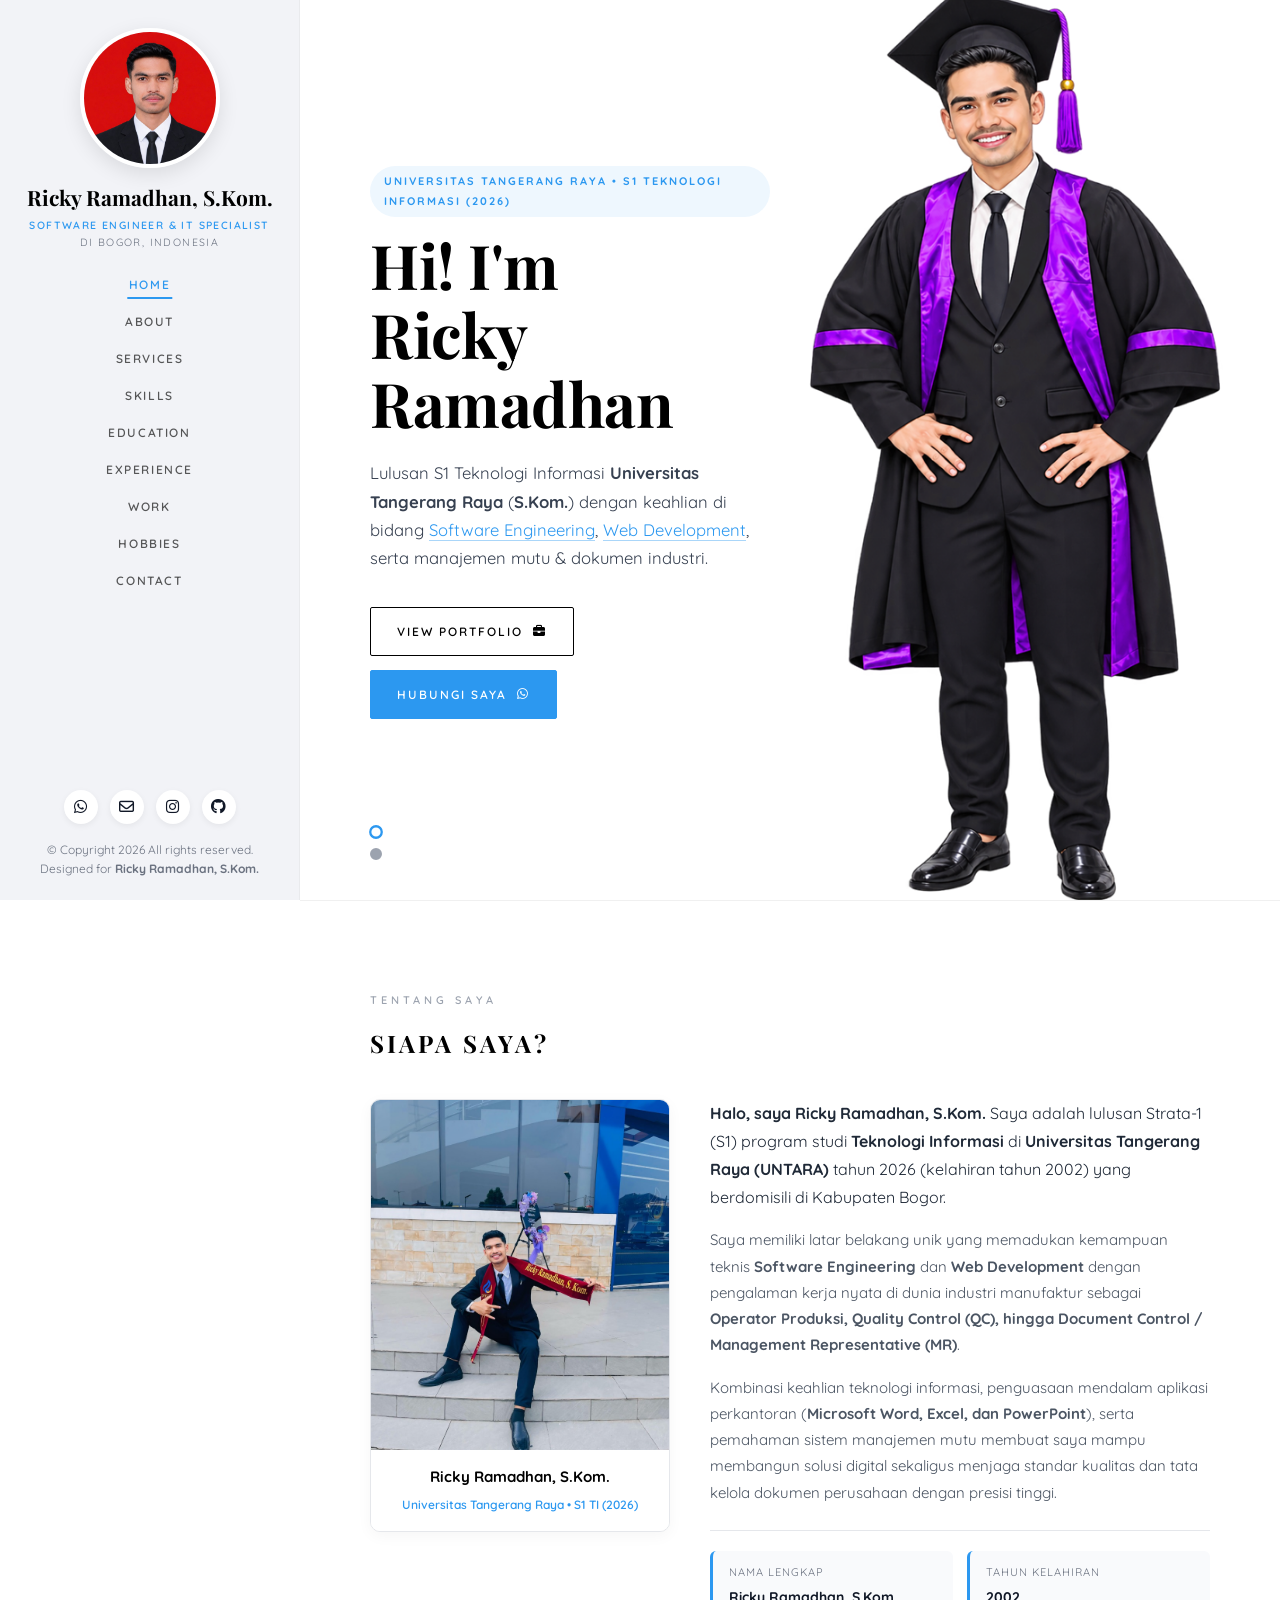
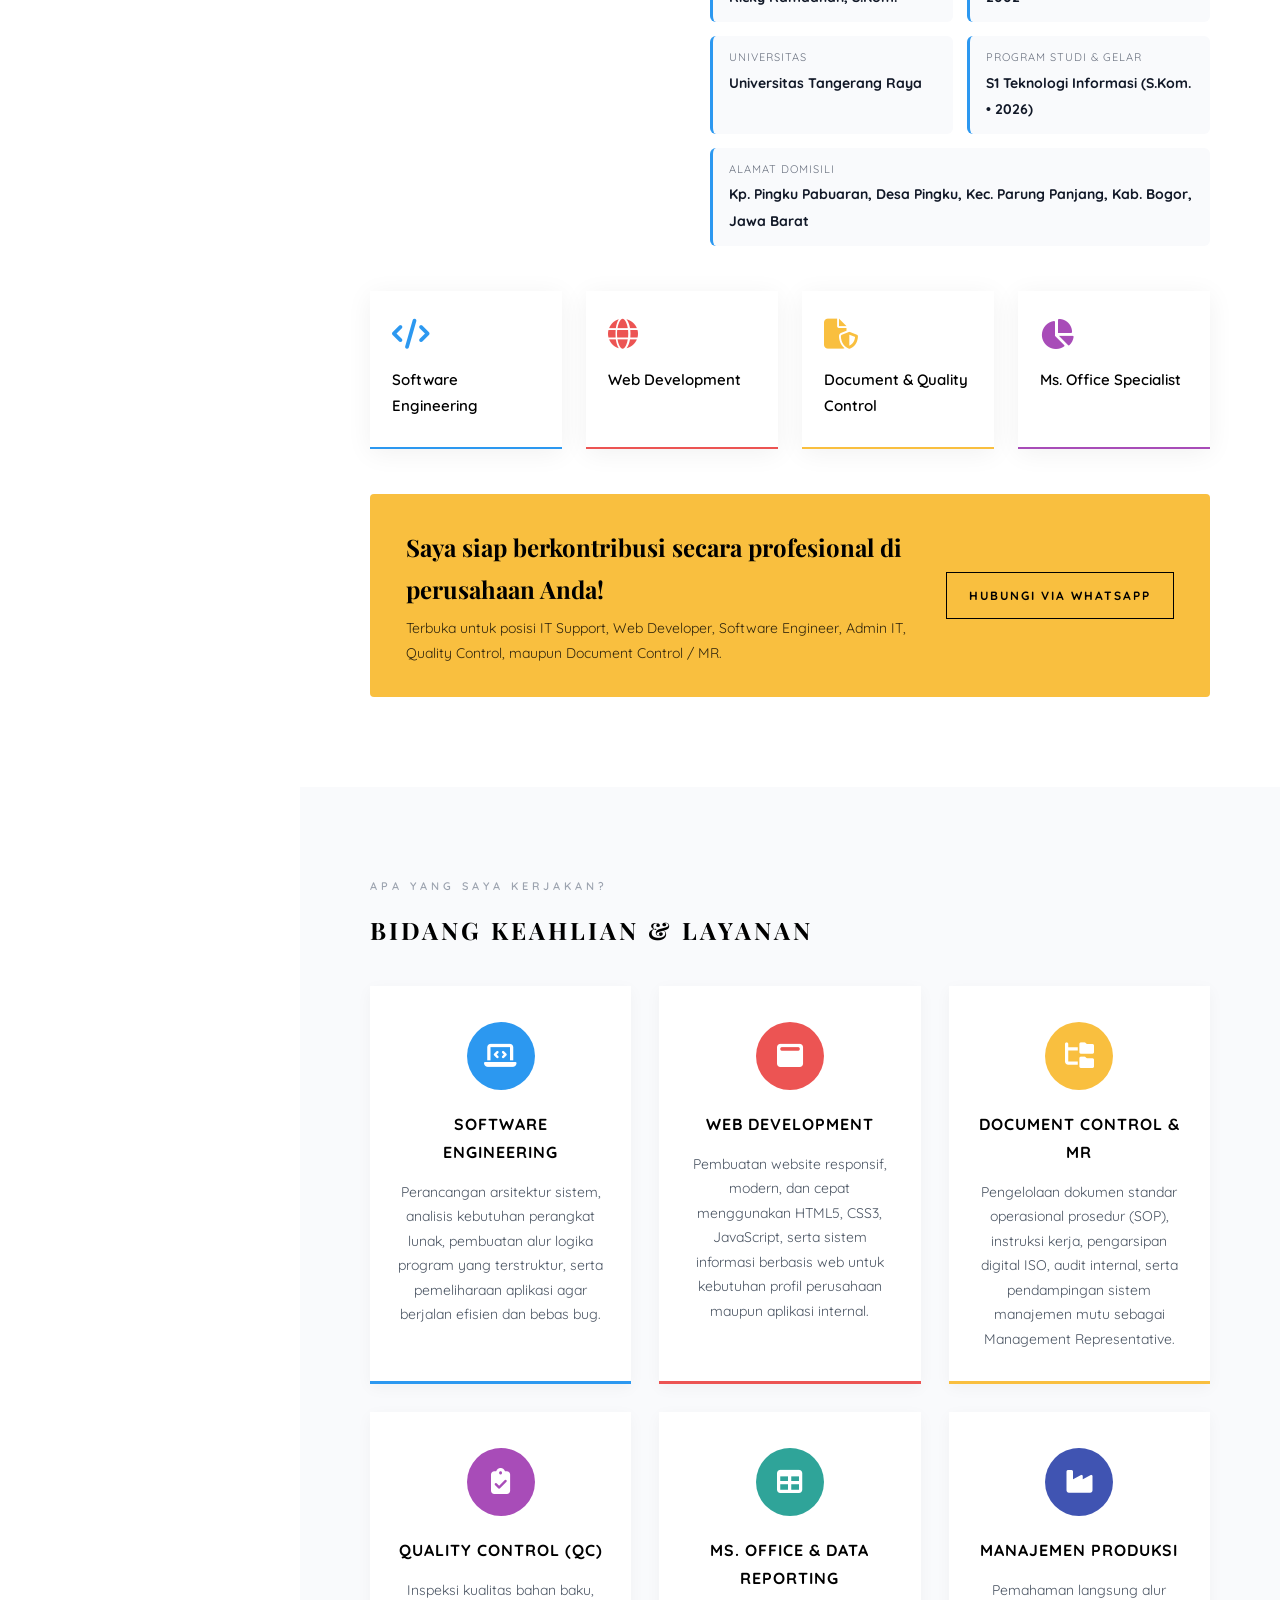
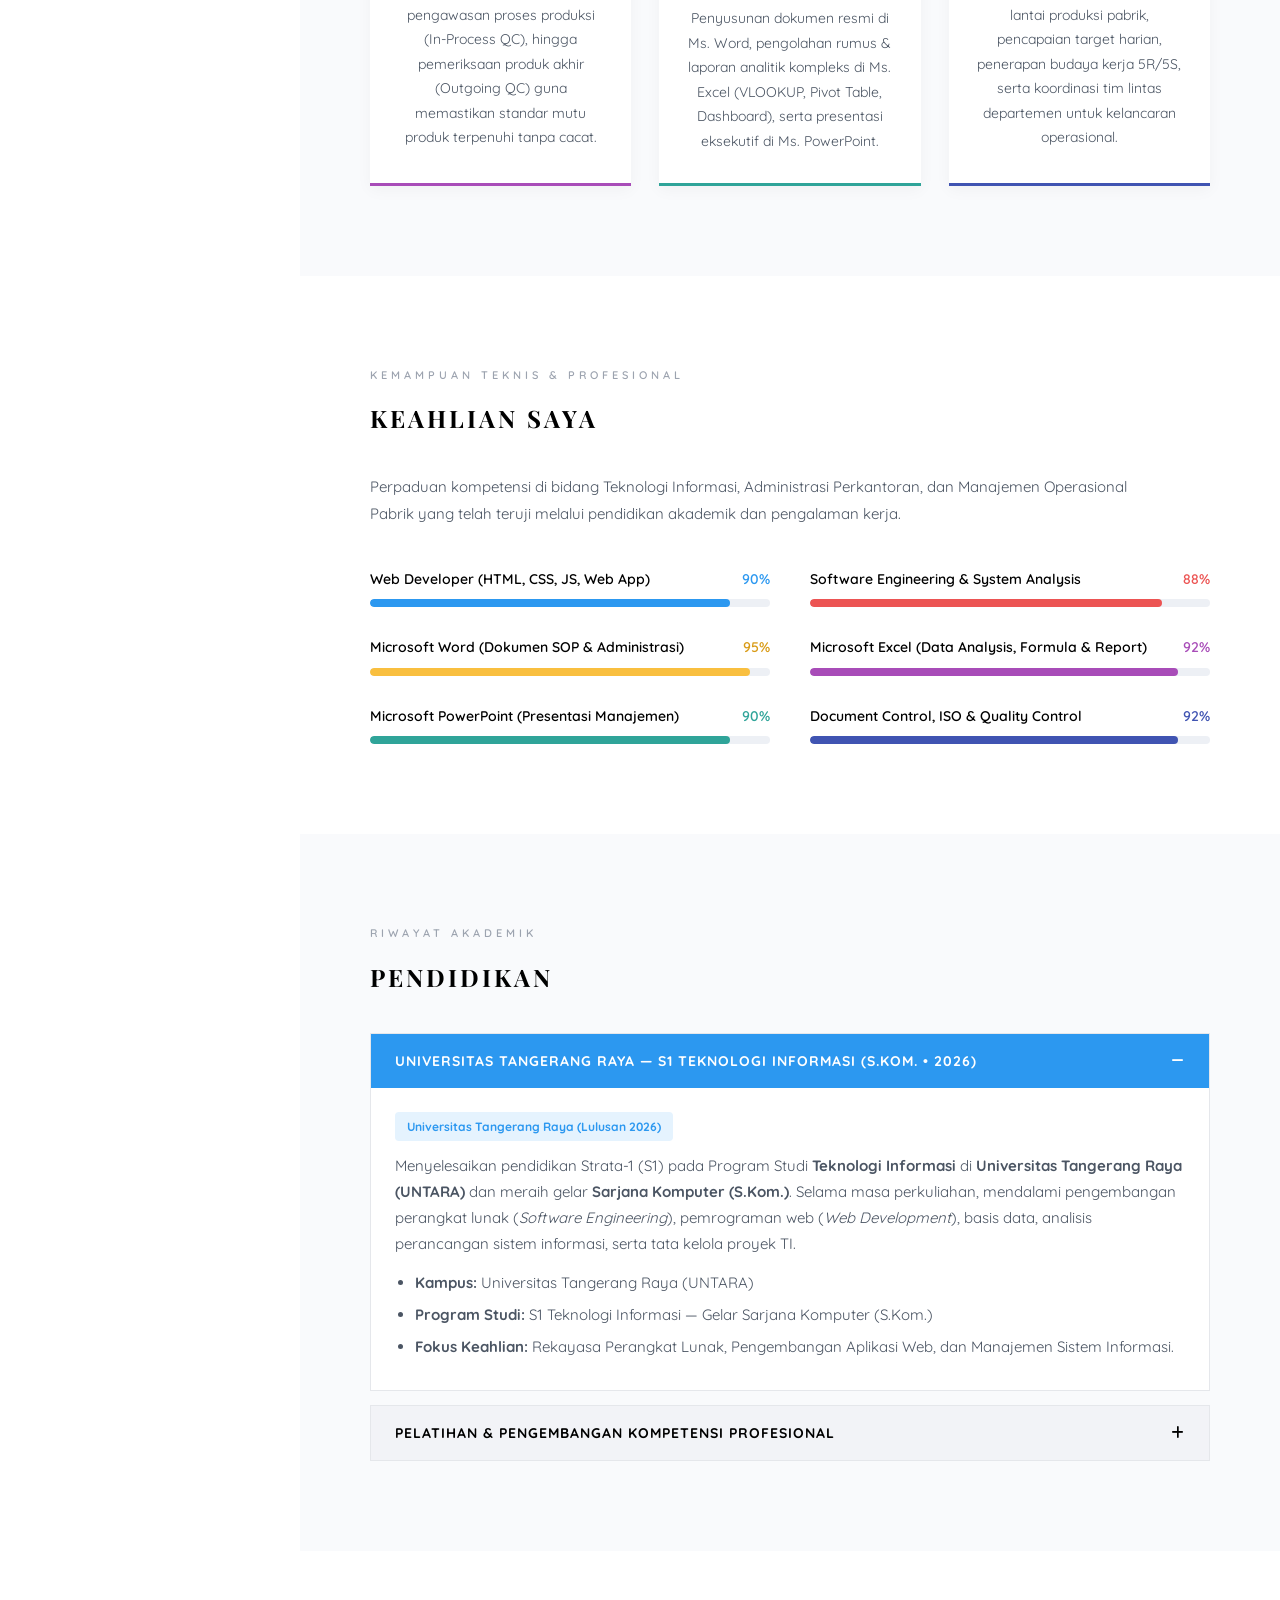
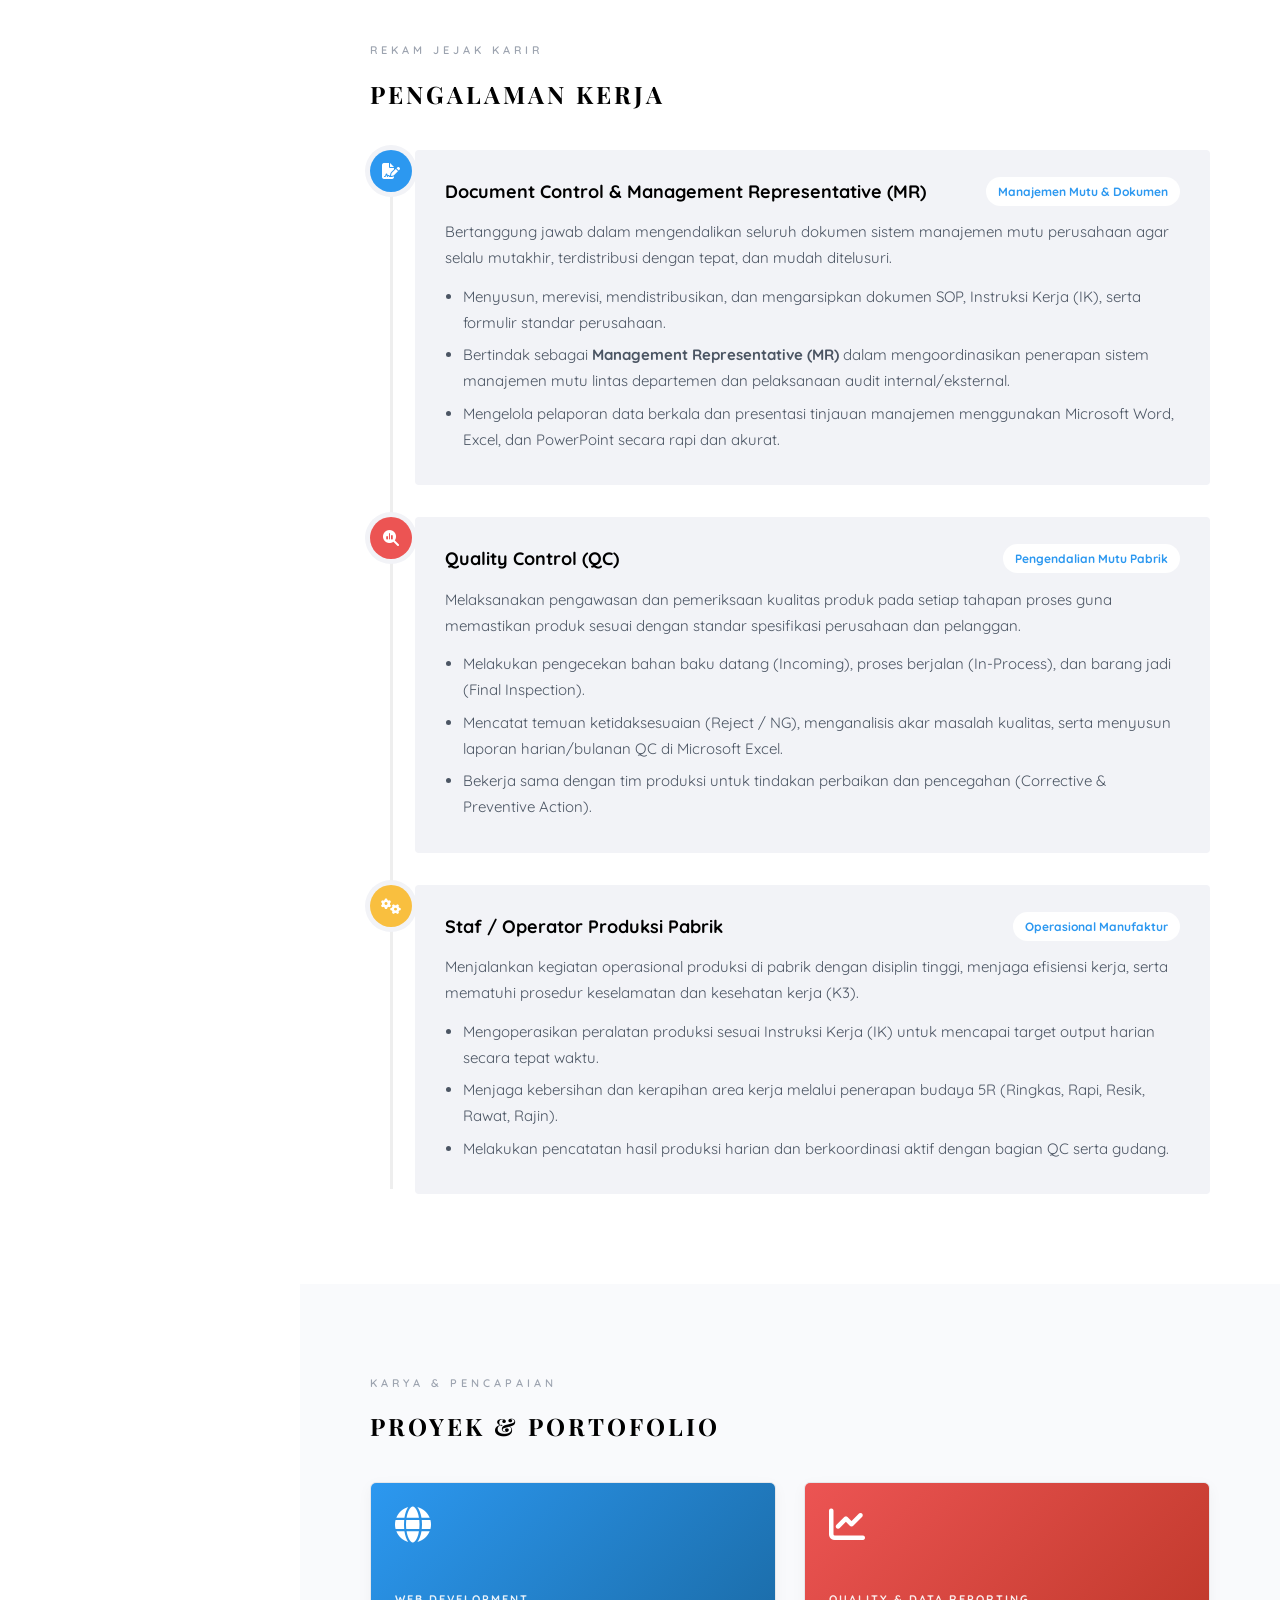
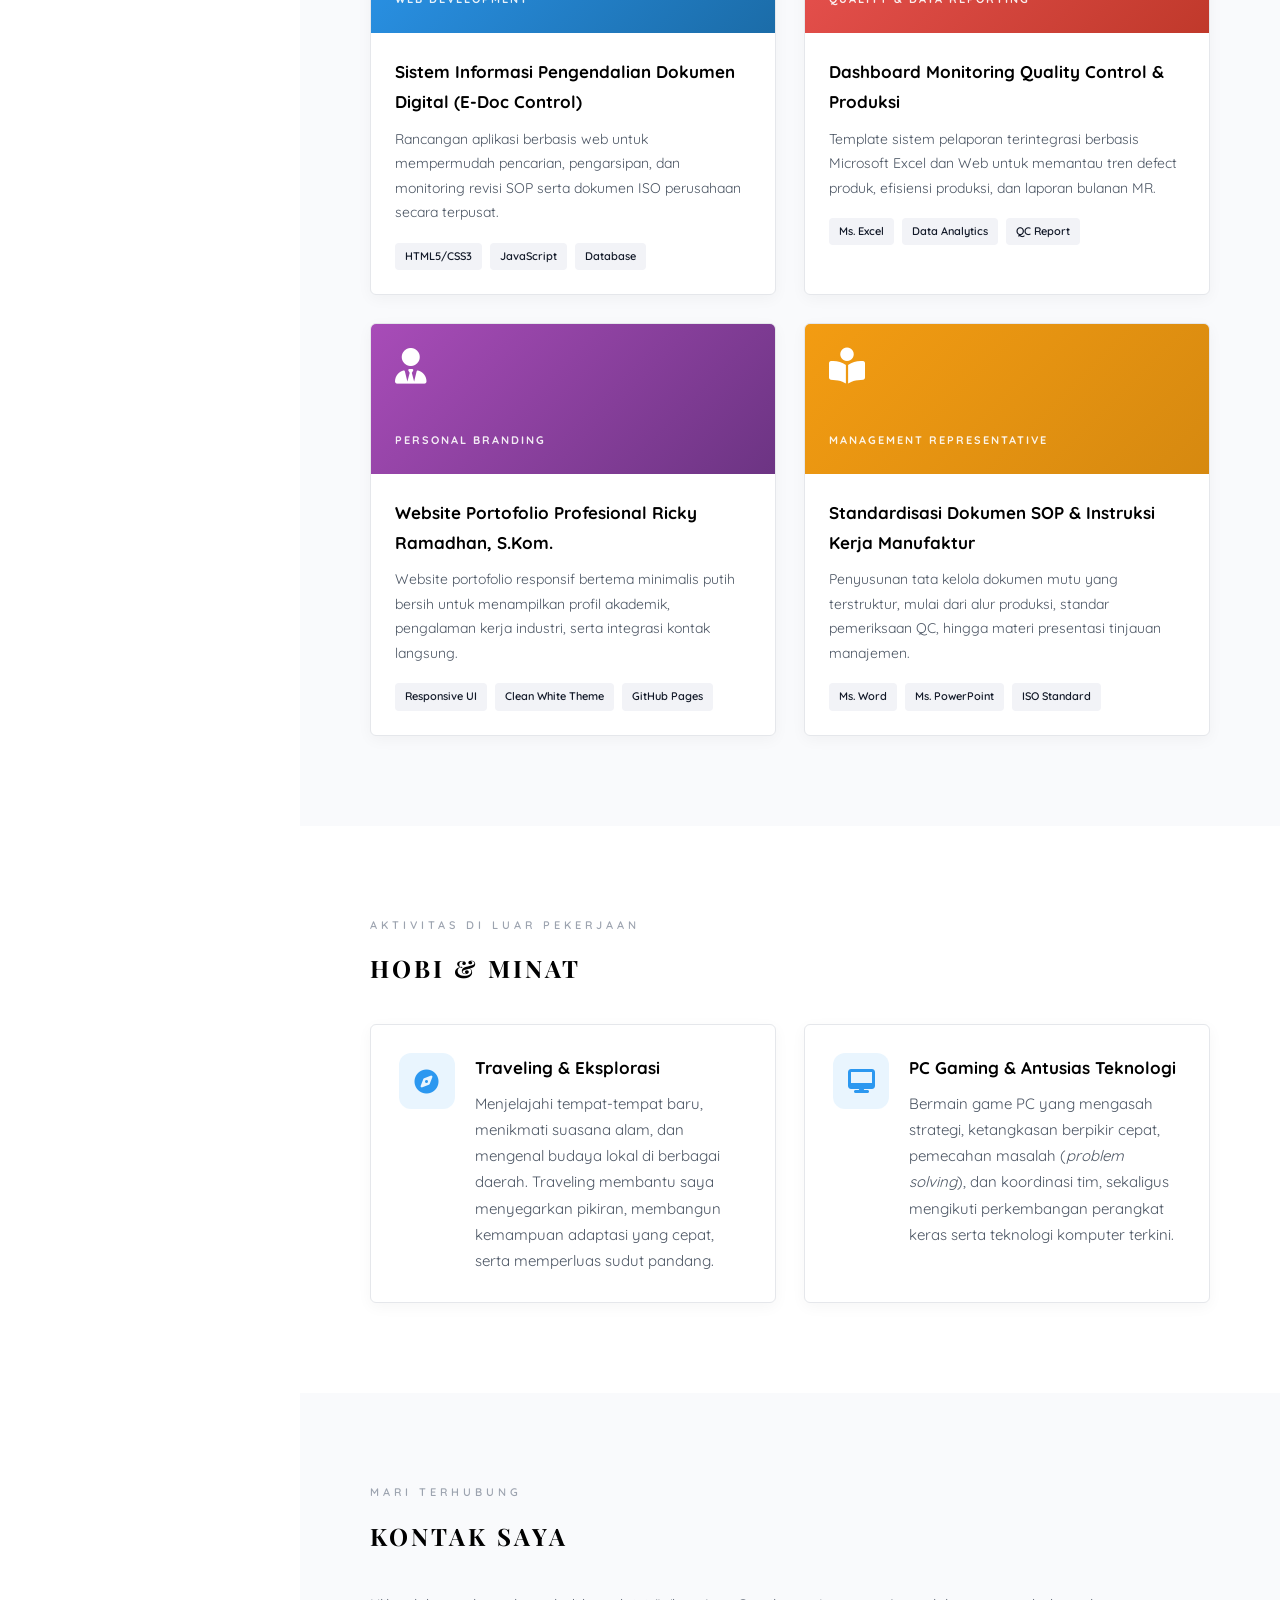
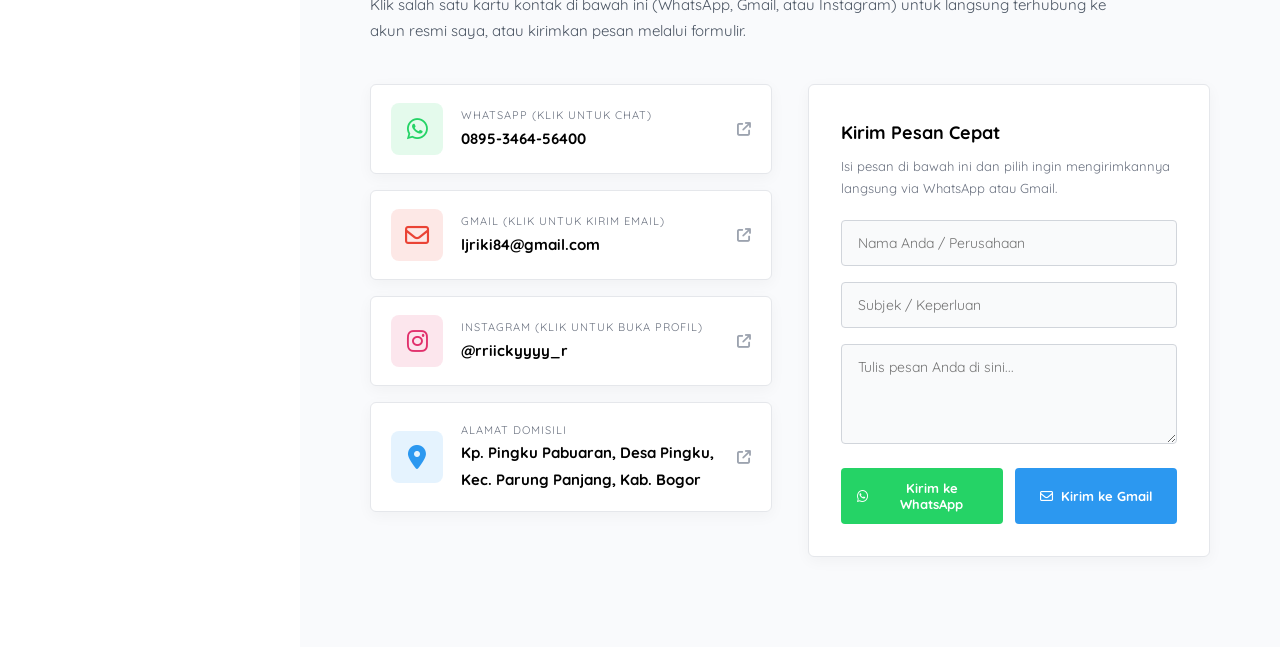
<file: index.html>
<!DOCTYPE html>
<html lang="id">

<head>
  <meta charset="UTF-8" />
  <meta name="viewport" content="width=device-width, initial-scale=1.0" />
  <title>Ricky Ramadhan, S.Kom. — Portfolio</title>
  <meta name="description"
    content="Website Portofolio Resmi Ricky Ramadhan, S.Kom. — Lulusan S1 Teknologi Informasi, Software Engineer, Web Developer, Quality Control, & Document Control / Management Representative." />

  <!-- Google Fonts: Playfair Display (Serif) & Quicksand / Inter (Sans-serif) matching Jackson template -->
  <link rel="preconnect" href="https://fonts.googleapis.com">
  <link rel="preconnect" href="https://fonts.gstatic.com" crossorigin>
  <link
    href="https://fonts.googleapis.com/css2?family=Playfair+Display:ital,wght@0,500;0,600;0,700;1,400&family=Plus+Jakarta+Sans:wght@300;400;500;600;700&family=Quicksand:wght@400;500;600;700&display=swap"
    rel="stylesheet">

  <!-- Font Awesome Icons -->
  <link rel="stylesheet" href="https://cdnjs.cloudflare.com/ajax/libs/font-awesome/6.5.1/css/all.min.css" />

  <link rel="stylesheet" href="style.css" />
</head>

<body>

  <!-- Mobile Header Toggle -->
  <button class="mobile-nav-toggle" id="mobileNavToggle" aria-label="Buka Navigasi">
    <i class="fa-solid fa-bars"></i>
  </button>

  <div class="page-wrapper">
    <!-- LEFT SIDEBAR (Jackson Style) -->
    <aside class="sidebar" id="sidebar">
      <div class="sidebar-inner">
        <div class="author-profile">
          <div class="author-img-wrap">
            <img src="ricky-avatar.jpg" alt="Ricky Ramadhan, S.Kom." class="author-img" />
          </div>
          <h1 class="author-name"><a href="#home">Ricky Ramadhan, S.Kom.</a></h1>
          <p class="author-role">
            <span>SOFTWARE ENGINEER &amp; IT SPECIALIST</span> DI BOGOR, INDONESIA
          </p>
        </div>

        <nav class="main-nav" id="mainNav">
          <ul>
            <li><a href="#home" class="nav-link active">HOME</a></li>
            <li><a href="#about" class="nav-link">ABOUT</a></li>
            <li><a href="#services" class="nav-link">SERVICES</a></li>
            <li><a href="#skills" class="nav-link">SKILLS</a></li>
            <li><a href="#education" class="nav-link">EDUCATION</a></li>
            <li><a href="#experience" class="nav-link">EXPERIENCE</a></li>
            <li><a href="#work" class="nav-link">WORK</a></li>
            <li><a href="#hobbies" class="nav-link">HOBBIES</a></li>
            <li><a href="#contact" class="nav-link">CONTACT</a></li>
          </ul>
        </nav>

        <div class="sidebar-footer">
          <div class="sidebar-social">
            <a href="https://wa.me/62895346456400?text=Halo%20Ricky%20Ramadhan,%20saya%20melihat%20website%20portofolio%20Anda"
              target="_blank" rel="noopener noreferrer" title="WhatsApp">
              <i class="fa-brands fa-whatsapp"></i>
            </a>
            <a href="https://mail.google.com/mail/?view=cm&fs=1&to=ljriki84@gmail.com" target="_blank"
              rel="noopener noreferrer" title="Gmail">
              <i class="fa-regular fa-envelope"></i>
            </a>
            <a href="https://www.instagram.com/rriickyyyy_r/" target="_blank" rel="noopener noreferrer"
              title="Instagram">
              <i class="fa-brands fa-instagram"></i>
            </a>
            <a href="https://github.com/ricky-mr" target="_blank" rel="noopener noreferrer" title="GitHub">
              <i class="fa-brands fa-github"></i>
            </a>
          </div>
          <p class="copyright">
            &copy; Copyright <span id="currentYear">2026</span> All rights reserved.<br />
            Designed for <strong>Ricky Ramadhan, S.Kom.</strong>
          </p>
        </div>
      </div>
    </aside>

    <!-- MAIN CONTENT -->
    <main class="main-content">

      <!-- HERO SECTION (Matches First Reference Image) -->
      <section id="home" class="hero-section">
        <div class="hero-slides">
          <!-- Slide 1 -->
          <div class="hero-slide active" id="slide-1">
            <div class="hero-container">
              <div class="hero-text-col">
                <span class="hero-badge">UNIVERSITAS TANGERANG RAYA &bull; S1 TEKNOLOGI INFORMASI (2026)</span>
                <h2 class="hero-title">Hi! I'm<br />Ricky Ramadhan</h2>
                <p class="hero-subtitle">
                  Lulusan S1 Teknologi Informasi <strong>Universitas Tangerang Raya</strong> (<strong>S.Kom.</strong>)
                  dengan keahlian di bidang
                  <a href="#skills">Software Engineering</a>, <a href="#skills">Web Development</a>, serta manajemen
                  mutu &amp; dokumen industri.
                </p>
                <div class="hero-actions">
                  <a href="#work" class="btn-outline-dark">
                    VIEW PORTFOLIO <i class="fa-solid fa-briefcase"></i>
                  </a>
                  <a href="https://wa.me/62895346456400?text=Halo%20Ricky%20Ramadhan,%20saya%20melihat%20website%20portofolio%20Anda"
                    target="_blank" rel="noopener noreferrer" class="btn-outline-accent">
                    HUBUNGI SAYA <i class="fa-brands fa-whatsapp"></i>
                  </a>
                </div>
              </div>
              <div class="hero-image-col">
                <div class="hero-person-wrapper">
                  <img src="ricky-hero-1.png?v=3" onerror="this.onerror=null;this.src='ricky-hero.PNG?v=3';"
                    alt="Ricky Ramadhan, S.Kom. Wisuda Universitas Tangerang Raya" class="hero-person-img" />
                </div>
              </div>
            </div>
          </div>

          <!-- Slide 2 -->
          <div class="hero-slide" id="slide-2">
            <div class="hero-container">
              <div class="hero-text-col">
                <span class="hero-badge">SOFTWARE ENGINEER &amp; MANAGEMENT REPRESENTATIVE</span>
                <h2 class="hero-title">I am<br />a Developer</h2>
                <p class="hero-subtitle">
                  Menggabungkan ketelitian pengalaman <strong>Quality Control &amp; Document Control</strong>
                  dengan inovasi teknologi perangkat lunak modern.
                </p>
                <div class="hero-actions">
                  <a href="#experience" class="btn-outline-dark">
                    LIHAT PENGALAMAN <i class="fa-solid fa-layer-group"></i>
                  </a>
                  <a href="#contact" class="btn-outline-accent">
                    KONTAK LANGSUNG <i class="fa-solid fa-paper-plane"></i>
                  </a>
                </div>
              </div>
              <div class="hero-image-col">
                <div class="hero-person-wrapper">
                  <img src="ricky-hero-2.png?v=2" onerror="this.onerror=null;this.src='ricky-hero-2.PNG?v=2';"
                    alt="Ricky Ramadhan, S.Kom. Universitas Tangerang Raya" class="hero-person-img" />
                </div>
              </div>
            </div>
          </div>
        </div>

        <!-- Dots indicator like in the reference image -->
        <div class="hero-dots">
          <button class="hero-dot active" data-slide="0" aria-label="Slide 1"></button>
          <button class="hero-dot" data-slide="1" aria-label="Slide 2"></button>
        </div>
      </section>

      <!-- ABOUT SECTION -->
      <section id="about" class="section">
        <div class="section-container">
          <span class="section-meta">TENTANG SAYA</span>
          <h2 class="section-heading">SIAPA SAYA?</h2>

          <div class="about-grid">
            <div class="about-photo-card">
              <img src="ricky-profile.jpg" alt="Ricky Ramadhan, S.Kom." />
              <div class="about-photo-caption">
                <strong>Ricky Ramadhan, S.Kom.</strong>
                <span>Universitas Tangerang Raya &bull; S1 TI (2026)</span>
              </div>
            </div>

            <div class="about-text">
              <p class="lead-p">
                <strong>Halo, saya Ricky Ramadhan, S.Kom.</strong> Saya adalah lulusan Strata-1 (S1) program studi
                <strong>Teknologi Informasi</strong> di <strong>Universitas Tangerang Raya (UNTARA)</strong> tahun 2026
                (kelahiran tahun 2002) yang berdomisili di Kabupaten
                Bogor.
              </p>
              <p>
                Saya memiliki latar belakang unik yang memadukan kemampuan teknis <strong>Software Engineering</strong>
                dan <strong>Web Development</strong> dengan pengalaman kerja nyata di dunia industri manufaktur sebagai
                <strong>Operator Produksi, Quality Control (QC), hingga Document Control / Management Representative
                  (MR)</strong>.
              </p>
              <p>
                Kombinasi keahlian teknologi informasi, penguasaan mendalam aplikasi perkantoran (<strong>Microsoft
                  Word, Excel, dan PowerPoint</strong>), serta pemahaman sistem manajemen mutu membuat saya mampu
                membangun solusi digital sekaligus menjaga standar kualitas dan tata kelola dokumen perusahaan dengan
                presisi tinggi.
              </p>

              <!-- Personal Bio Details Table -->
              <div class="bio-info-grid">
                <div class="bio-item">
                  <span class="bio-label">Nama Lengkap</span>
                  <span class="bio-value">Ricky Ramadhan, S.Kom.</span>
                </div>
                <div class="bio-item">
                  <span class="bio-label">Tahun Kelahiran</span>
                  <span class="bio-value">2002</span>
                </div>
                <div class="bio-item">
                  <span class="bio-label">Universitas</span>
                  <span class="bio-value">Universitas Tangerang Raya</span>
                </div>
                <div class="bio-item">
                  <span class="bio-label">Program Studi &amp; Gelar</span>
                  <span class="bio-value">S1 Teknologi Informasi (S.Kom. &bull; 2026)</span>
                </div>
                <div class="bio-item bio-item-full">
                  <span class="bio-label">Alamat Domisili</span>
                  <span class="bio-value">Kp. Pingku Pabuaran, Desa Pingku, Kec. Parung Panjang, Kab. Bogor, Jawa
                    Barat</span>
                </div>
              </div>
            </div>
          </div>

          <!-- Highlight boxes (Jackson style) -->
          <div class="about-Service-boxes">
            <div class="mini-box box-blue">
              <i class="fa-solid fa-code"></i>
              <h3>Software Engineering</h3>
            </div>
            <div class="mini-box box-red">
              <i class="fa-solid fa-globe"></i>
              <h3>Web Development</h3>
            </div>
            <div class="mini-box box-yellow">
              <i class="fa-solid fa-file-shield"></i>
              <h3>Document &amp; Quality Control</h3>
            </div>
            <div class="mini-box box-purple">
              <i class="fa-solid fa-chart-pie"></i>
              <h3>Ms. Office Specialist</h3>
            </div>
          </div>

          <div class="hire-banner">
            <div class="hire-banner-text">
              <h3>Saya siap berkontribusi secara profesional di perusahaan Anda!</h3>
              <p>Terbuka untuk posisi IT Support, Web Developer, Software Engineer, Admin IT, Quality Control, maupun
                Document Control / MR.</p>
            </div>
            <a href="https://wa.me/62895346456400?text=Halo%20Ricky%20Ramadhan,%20saya%20tertarik%20dengan%20profil%20portofolio%20Anda"
              target="_blank" rel="noopener noreferrer" class="btn-hire">
              HUBUNGI VIA WHATSAPP
            </a>
          </div>
        </div>
      </section>

      <!-- SERVICES / KEAHLIAN UTAMA SECTION -->
      <section id="services" class="section section-alt">
        <div class="section-container">
          <span class="section-meta">APA YANG SAYA KERJAKAN?</span>
          <h2 class="section-heading">BIDANG KEAHLIAN &amp; LAYANAN</h2>

          <div class="services-grid">
            <div class="service-card accent-blue">
              <div class="service-icon"><i class="fa-solid fa-laptop-code"></i></div>
              <h3>Software Engineering</h3>
              <p>Perancangan arsitektur sistem, analisis kebutuhan perangkat lunak, pembuatan alur logika program yang
                terstruktur, serta pemeliharaan aplikasi agar berjalan efisien dan bebas bug.</p>
            </div>

            <div class="service-card accent-red">
              <div class="service-icon"><i class="fa-solid fa-window-maximize"></i></div>
              <h3>Web Development</h3>
              <p>Pembuatan website responsif, modern, dan cepat menggunakan HTML5, CSS3, JavaScript, serta sistem
                informasi berbasis web untuk kebutuhan profil perusahaan maupun aplikasi internal.</p>
            </div>

            <div class="service-card accent-yellow">
              <div class="service-icon"><i class="fa-solid fa-folder-tree"></i></div>
              <h3>Document Control &amp; MR</h3>
              <p>Pengelolaan dokumen standar operasional prosedur (SOP), instruksi kerja, pengarsipan digital ISO, audit
                internal, serta pendampingan sistem manajemen mutu sebagai Management Representative.</p>
            </div>

            <div class="service-card accent-purple">
              <div class="service-icon"><i class="fa-solid fa-clipboard-check"></i></div>
              <h3>Quality Control (QC)</h3>
              <p>Inspeksi kualitas bahan baku, pengawasan proses produksi (In-Process QC), hingga pemeriksaan produk
                akhir (Outgoing QC) guna memastikan standar mutu produk terpenuhi tanpa cacat.</p>
            </div>

            <div class="service-card accent-green">
              <div class="service-icon"><i class="fa-solid fa-table"></i></div>
              <h3>Ms. Office &amp; Data Reporting</h3>
              <p>Penyusunan dokumen resmi di Ms. Word, pengolahan rumus &amp; laporan analitik kompleks di Ms. Excel
                (VLOOKUP, Pivot Table, Dashboard), serta presentasi eksekutif di Ms. PowerPoint.</p>
            </div>

            <div class="service-card accent-indigo">
              <div class="service-icon"><i class="fa-solid fa-industry"></i></div>
              <h3>Manajemen Produksi</h3>
              <p>Pemahaman langsung alur lantai produksi pabrik, pencapaian target harian, penerapan budaya kerja 5R/5S,
                serta koordinasi tim lintas departemen untuk kelancaran operasional.</p>
            </div>
          </div>
        </div>
      </section>

      <!-- SKILLS SECTION -->
      <section id="skills" class="section">
        <div class="section-container">
          <span class="section-meta">KEMAMPUAN TEKNIS &amp; PROFESIONAL</span>
          <h2 class="section-heading">KEAHLIAN SAYA</h2>
          <p class="section-desc">
            Perpaduan kompetensi di bidang Teknologi Informasi, Administrasi Perkantoran, dan Manajemen Operasional
            Pabrik yang telah teruji melalui pendidikan akademik dan pengalaman kerja.
          </p>

          <div class="skills-grid">
            <div class="skill-item">
              <div class="skill-header">
                <span>Web Developer (HTML, CSS, JS, Web App)</span>
                <span class="skill-pct color-blue">90%</span>
              </div>
              <div class="skill-bar">
                <div class="skill-fill fill-blue" style="width: 90%"></div>
              </div>
            </div>

            <div class="skill-item">
              <div class="skill-header">
                <span>Software Engineering &amp; System Analysis</span>
                <span class="skill-pct color-red">88%</span>
              </div>
              <div class="skill-bar">
                <div class="skill-fill fill-red" style="width: 88%"></div>
              </div>
            </div>

            <div class="skill-item">
              <div class="skill-header">
                <span>Microsoft Word (Dokumen SOP &amp; Administrasi)</span>
                <span class="skill-pct color-yellow">95%</span>
              </div>
              <div class="skill-bar">
                <div class="skill-fill fill-yellow" style="width: 95%"></div>
              </div>
            </div>

            <div class="skill-item">
              <div class="skill-header">
                <span>Microsoft Excel (Data Analysis, Formula &amp; Report)</span>
                <span class="skill-pct color-purple">92%</span>
              </div>
              <div class="skill-bar">
                <div class="skill-fill fill-purple" style="width: 92%"></div>
              </div>
            </div>

            <div class="skill-item">
              <div class="skill-header">
                <span>Microsoft PowerPoint (Presentasi Manajemen)</span>
                <span class="skill-pct color-green">90%</span>
              </div>
              <div class="skill-bar">
                <div class="skill-fill fill-green" style="width: 90%"></div>
              </div>
            </div>

            <div class="skill-item">
              <div class="skill-header">
                <span>Document Control, ISO &amp; Quality Control</span>
                <span class="skill-pct color-indigo">92%</span>
              </div>
              <div class="skill-bar">
                <div class="skill-fill fill-indigo" style="width: 92%"></div>
              </div>
            </div>
          </div>
        </div>
      </section>

      <!-- EDUCATION SECTION -->
      <section id="education" class="section section-alt">
        <div class="section-container">
          <span class="section-meta">RIWAYAT AKADEMIK</span>
          <h2 class="section-heading">PENDIDIKAN</h2>

          <div class="accordion">
            <div class="accordion-item active">
              <button class="accordion-header">
                <span>UNIVERSITAS TANGERANG RAYA — S1 TEKNOLOGI INFORMASI (S.KOM. &bull; 2026)</span>
                <i class="fa-solid fa-minus"></i>
              </button>
              <div class="accordion-body">
                <div class="edu-detail">
                  <div class="edu-badge">Universitas Tangerang Raya (Lulusan 2026)</div>
                  <p>
                    Menyelesaikan pendidikan Strata-1 (S1) pada Program Studi <strong>Teknologi Informasi</strong> di
                    <strong>Universitas Tangerang Raya (UNTARA)</strong> dan
                    meraih gelar <strong>Sarjana Komputer (S.Kom.)</strong>. Selama masa perkuliahan, mendalami
                    pengembangan perangkat lunak (<em>Software Engineering</em>), pemrograman web (<em>Web
                      Development</em>), basis data, analisis perancangan sistem informasi, serta tata kelola proyek TI.
                  </p>
                  <ul>
                    <li><strong>Kampus:</strong> Universitas Tangerang Raya (UNTARA)</li>
                    <li><strong>Program Studi:</strong> S1 Teknologi Informasi — Gelar Sarjana Komputer (S.Kom.)</li>
                    <li><strong>Fokus Keahlian:</strong> Rekayasa Perangkat Lunak, Pengembangan Aplikasi Web, dan
                      Manajemen Sistem Informasi.</li>
                  </ul>
                </div>
              </div>
            </div>

            <div class="accordion-item">
              <button class="accordion-header">
                <span>PELATIHAN &amp; PENGEMBANGAN KOMPETENSI PROFESIONAL</span>
                <i class="fa-solid fa-plus"></i>
              </button>
              <div class="accordion-body">
                <div class="edu-detail">
                  <p>
                    Terus mengembangkan keahlian praktis guna menunjang kinerja di bidang Teknologi Informasi maupun
                    Manajemen Operasional:
                  </p>
                  <ul>
                    <li><strong>Administrasi &amp; Pengolahan Data Perkantoran:</strong> Penguasaan lanjutan Microsoft
                      Word, Microsoft Excel untuk pelaporan produksi/QC, dan Microsoft PowerPoint.</li>
                    <li><strong>Sistem Manajemen Mutu &amp; Document Control:</strong> Pemahaman tata kelola dokumen
                      standar perusahaan, pengendalian rekaman mutu, serta koordinasi audit sebagai Management
                      Representative (MR).</li>
                  </ul>
                </div>
              </div>
            </div>
          </div>
        </div>
      </section>

      <!-- EXPERIENCE SECTION -->
      <section id="experience" class="section">
        <div class="section-container">
          <span class="section-meta">REKAM JEJAK KARIR</span>
          <h2 class="section-heading">PENGALAMAN KERJA</h2>

          <div class="timeline">
            <!-- Exp 1 -->
            <div class="timeline-item">
              <div class="timeline-icon bg-blue">
                <i class="fa-solid fa-file-signature"></i>
              </div>
              <div class="timeline-content">
                <div class="timeline-header">
                  <h3>Document Control &amp; Management Representative (MR)</h3>
                  <span class="timeline-tag">Manajemen Mutu &amp; Dokumen</span>
                </div>
                <p>
                  Bertanggung jawab dalam mengendalikan seluruh dokumen sistem manajemen mutu perusahaan agar selalu
                  mutakhir, terdistribusi dengan tepat, dan mudah ditelusuri.
                </p>
                <ul class="timeline-list">
                  <li>Menyusun, merevisi, mendistribusikan, dan mengarsipkan dokumen SOP, Instruksi Kerja (IK), serta
                    formulir standar perusahaan.</li>
                  <li>Bertindak sebagai <strong>Management Representative (MR)</strong> dalam mengoordinasikan penerapan
                    sistem manajemen mutu lintas departemen dan pelaksanaan audit internal/eksternal.</li>
                  <li>Mengelola pelaporan data berkala dan presentasi tinjauan manajemen menggunakan Microsoft Word,
                    Excel, dan PowerPoint secara rapi dan akurat.</li>
                </ul>
              </div>
            </div>

            <!-- Exp 2 -->
            <div class="timeline-item">
              <div class="timeline-icon bg-red">
                <i class="fa-solid fa-magnifying-glass-chart"></i>
              </div>
              <div class="timeline-content">
                <div class="timeline-header">
                  <h3>Quality Control (QC)</h3>
                  <span class="timeline-tag">Pengendalian Mutu Pabrik</span>
                </div>
                <p>
                  Melaksanakan pengawasan dan pemeriksaan kualitas produk pada setiap tahapan proses guna memastikan
                  produk sesuai dengan standar spesifikasi perusahaan dan pelanggan.
                </p>
                <ul class="timeline-list">
                  <li>Melakukan pengecekan bahan baku datang (Incoming), proses berjalan (In-Process), dan barang jadi
                    (Final Inspection).</li>
                  <li>Mencatat temuan ketidaksesuaian (Reject / NG), menganalisis akar masalah kualitas, serta menyusun
                    laporan harian/bulanan QC di Microsoft Excel.</li>
                  <li>Bekerja sama dengan tim produksi untuk tindakan perbaikan dan pencegahan (Corrective &amp;
                    Preventive Action).</li>
                </ul>
              </div>
            </div>

            <!-- Exp 3 -->
            <div class="timeline-item">
              <div class="timeline-icon bg-yellow">
                <i class="fa-solid fa-gears"></i>
              </div>
              <div class="timeline-content">
                <div class="timeline-header">
                  <h3>Staf / Operator Produksi Pabrik</h3>
                  <span class="timeline-tag">Operasional Manufaktur</span>
                </div>
                <p>
                  Menjalankan kegiatan operasional produksi di pabrik dengan disiplin tinggi, menjaga efisiensi kerja,
                  serta mematuhi prosedur keselamatan dan kesehatan kerja (K3).
                </p>
                <ul class="timeline-list">
                  <li>Mengoperasikan peralatan produksi sesuai Instruksi Kerja (IK) untuk mencapai target output harian
                    secara tepat waktu.</li>
                  <li>Menjaga kebersihan dan kerapihan area kerja melalui penerapan budaya 5R (Ringkas, Rapi, Resik,
                    Rawat, Rajin).</li>
                  <li>Melakukan pencatatan hasil produksi harian dan berkoordinasi aktif dengan bagian QC serta gudang.
                  </li>
                </ul>
              </div>
            </div>
          </div>
        </div>
      </section>

      <!-- WORK / PORTFOLIO SECTION -->
      <section id="work" class="section section-alt">
        <div class="section-container">
          <span class="section-meta">KARYA &amp; PENCAPAIAN</span>
          <h2 class="section-heading">PROYEK &amp; PORTOFOLIO</h2>

          <div class="work-grid">
            <div class="work-card">
              <div class="work-card-top bg-grad-blue">
                <i class="fa-solid fa-globe"></i>
                <span class="work-cat">Web Development</span>
              </div>
              <div class="work-card-body">
                <h3>Sistem Informasi Pengendalian Dokumen Digital (E-Doc Control)</h3>
                <p>Rancangan aplikasi berbasis web untuk mempermudah pencarian, pengarsipan, dan monitoring revisi SOP
                  serta dokumen ISO perusahaan secara terpusat.</p>
                <div class="work-tags">
                  <span>HTML5/CSS3</span>
                  <span>JavaScript</span>
                  <span>Database</span>
                </div>
              </div>
            </div>

            <div class="work-card">
              <div class="work-card-top bg-grad-red">
                <i class="fa-solid fa-chart-line"></i>
                <span class="work-cat">Quality &amp; Data Reporting</span>
              </div>
              <div class="work-card-body">
                <h3>Dashboard Monitoring Quality Control &amp; Produksi</h3>
                <p>Template sistem pelaporan terintegrasi berbasis Microsoft Excel dan Web untuk memantau tren defect
                  produk, efisiensi produksi, dan laporan bulanan MR.</p>
                <div class="work-tags">
                  <span>Ms. Excel</span>
                  <span>Data Analytics</span>
                  <span>QC Report</span>
                </div>
              </div>
            </div>

            <div class="work-card">
              <div class="work-card-top bg-grad-purple">
                <i class="fa-solid fa-user-tie"></i>
                <span class="work-cat">Personal Branding</span>
              </div>
              <div class="work-card-body">
                <h3>Website Portofolio Profesional Ricky Ramadhan, S.Kom.</h3>
                <p>Website portofolio responsif bertema minimalis putih bersih untuk menampilkan profil akademik,
                  pengalaman kerja industri, serta integrasi kontak langsung.</p>
                <div class="work-tags">
                  <span>Responsive UI</span>
                  <span>Clean White Theme</span>
                  <span>GitHub Pages</span>
                </div>
              </div>
            </div>

            <div class="work-card">
              <div class="work-card-top bg-grad-yellow">
                <i class="fa-solid fa-book-open-reader"></i>
                <span class="work-cat">Management Representative</span>
              </div>
              <div class="work-card-body">
                <h3>Standardisasi Dokumen SOP &amp; Instruksi Kerja Manufaktur</h3>
                <p>Penyusunan tata kelola dokumen mutu yang terstruktur, mulai dari alur produksi, standar pemeriksaan
                  QC, hingga materi presentasi tinjauan manajemen.</p>
                <div class="work-tags">
                  <span>Ms. Word</span>
                  <span>Ms. PowerPoint</span>
                  <span>ISO Standard</span>
                </div>
              </div>
            </div>
          </div>
        </div>
      </section>

      <!-- HOBBIES & INTERESTS SECTION -->
      <section id="hobbies" class="section">
        <div class="section-container">
          <span class="section-meta">AKTIVITAS DI LUAR PEKERJAAN</span>
          <h2 class="section-heading">HOBI &amp; MINAT</h2>

          <div class="hobbies-grid">
            <div class="hobby-card">
              <div class="hobby-icon"><i class="fa-solid fa-compass"></i></div>
              <div class="hobby-info">
                <h3>Traveling &amp; Eksplorasi</h3>
                <p>
                  Menjelajahi tempat-tempat baru, menikmati suasana alam, dan mengenal budaya lokal di berbagai daerah.
                  Traveling membantu saya menyegarkan pikiran, membangun kemampuan adaptasi yang cepat, serta memperluas
                  sudut pandang.
                </p>
              </div>
            </div>

            <div class="hobby-card">
              <div class="hobby-icon"><i class="fa-solid fa-desktop"></i></div>
              <div class="hobby-info">
                <h3>PC Gaming &amp; Antusias Teknologi</h3>
                <p>
                  Bermain game PC yang mengasah strategi, ketangkasan berpikir cepat, pemecahan masalah (<em>problem
                    solving</em>), dan koordinasi tim, sekaligus mengikuti perkembangan perangkat keras serta teknologi
                  komputer terkini.
                </p>
              </div>
            </div>
          </div>
        </div>
      </section>

      <!-- CONTACT SECTION -->
      <section id="contact" class="section section-alt">
        <div class="section-container">
          <span class="section-meta">MARI TERHUBUNG</span>
          <h2 class="section-heading">KONTAK SAYA</h2>
          <p class="section-desc">
            Klik salah satu kartu kontak di bawah ini (WhatsApp, Gmail, atau Instagram) untuk langsung terhubung ke akun
            resmi saya, atau kirimkan pesan melalui formulir.
          </p>

          <div class="contact-layout">
            <!-- Direct Clickable Contact Cards -->
            <div class="contact-cards">
              <a href="https://wa.me/62895346456400?text=Halo%20Ricky%20Ramadhan,%20saya%20menghubungi%20Anda%20melalui%20website%20portofolio."
                target="_blank" rel="noopener noreferrer" class="contact-item-card card-wa">
                <div class="contact-icon">
                  <i class="fa-brands fa-whatsapp"></i>
                </div>
                <div class="contact-text">
                  <span class="contact-label">WhatsApp (Klik untuk Chat)</span>
                  <strong>0895-3464-56400</strong>
                </div>
                <i class="fa-solid fa-arrow-up-right-from-square contact-arrow"></i>
              </a>

              <a href="https://mail.google.com/mail/?view=cm&fs=1&to=ljriki84@gmail.com&su=Pesan%20dari%20Website%20Portofolio%20Ricky%20Ramadhan"
                target="_blank" rel="noopener noreferrer" class="contact-item-card card-gmail">
                <div class="contact-icon">
                  <i class="fa-regular fa-envelope"></i>
                </div>
                <div class="contact-text">
                  <span class="contact-label">Gmail (Klik untuk Kirim Email)</span>
                  <strong>ljriki84@gmail.com</strong>
                </div>
                <i class="fa-solid fa-arrow-up-right-from-square contact-arrow"></i>
              </a>

              <a href="https://www.instagram.com/rriickyyyy_r/" target="_blank" rel="noopener noreferrer"
                class="contact-item-card card-ig">
                <div class="contact-icon">
                  <i class="fa-brands fa-instagram"></i>
                </div>
                <div class="contact-text">
                  <span class="contact-label">Instagram (Klik untuk Buka Profil)</span>
                  <strong>@rriickyyyy_r</strong>
                </div>
                <i class="fa-solid fa-arrow-up-right-from-square contact-arrow"></i>
              </a>

              <a href="https://www.google.com/maps/search/?api=1&query=Desa+Pingku+Kecamatan+Parung+Panjang+Kabupaten+Bogor"
                target="_blank" rel="noopener noreferrer" class="contact-item-card card-loc">
                <div class="contact-icon">
                  <i class="fa-solid fa-location-dot"></i>
                </div>
                <div class="contact-text">
                  <span class="contact-label">Alamat Domisili</span>
                  <strong>Kp. Pingku Pabuaran, Desa Pingku, Kec. Parung Panjang, Kab. Bogor</strong>
                </div>
                <i class="fa-solid fa-arrow-up-right-from-square contact-arrow"></i>
              </a>
            </div>

            <!-- Quick Message Form (Redirects to WA or Email) -->
            <div class="contact-form-box">
              <h3>Kirim Pesan Cepat</h3>
              <p>Isi pesan di bawah ini dan pilih ingin mengirimkannya langsung via WhatsApp atau Gmail.</p>
              <form id="quickContactForm">
                <div class="form-group">
                  <input type="text" id="senderName" placeholder="Nama Anda / Perusahaan" required />
                </div>
                <div class="form-group">
                  <input type="text" id="senderSubject" placeholder="Subjek / Keperluan" required />
                </div>
                <div class="form-group">
                  <textarea id="senderMessage" rows="4" placeholder="Tulis pesan Anda di sini..." required></textarea>
                </div>
                <div class="form-buttons">
                  <button type="submit" class="btn-send-wa">
                    <i class="fa-brands fa-whatsapp"></i> Kirim ke WhatsApp
                  </button>
                  <button type="button" id="sendEmailBtn" class="btn-send-gmail">
                    <i class="fa-regular fa-envelope"></i> Kirim ke Gmail
                  </button>
                </div>
              </form>
            </div>
          </div>
        </div>
      </section>

    </main>
  </div>

  <script src="script.js"></script>
</body>

</html>
</file>
<file: style.css>
/* ==========================================================================
   Ricky Ramadhan, S.Kom. — Portfolio Stylesheet
   Inspired by Colorlib Jackson Template (Clean White Theme)
   ========================================================================== */

:root {
  --bg-white: #ffffff;
  --bg-sidebar: #f2f3f7;
  --bg-section-alt: #f9fafc;
  --text-dark: #000000;
  --text-heading: #111827;
  --text-body: #4b5563;
  --text-muted: #6b7280;
  --accent-blue: #2c98f0;
  --accent-red: #ec5453;
  --accent-yellow: #f9bf3f;
  --accent-purple: #a84cb8;
  --accent-green: #2fa499;
  --accent-indigo: #4054b2;
  --border-light: #e5e7eb;
  --sidebar-width: 300px;
  --font-serif: 'Playfair Display', Georgia, serif;
  --font-sans: 'Quicksand', 'Plus Jakarta Sans', -apple-system, BlinkMacSystemFont, sans-serif;
  --shadow-sm: 0 4px 15px rgba(0, 0, 0, 0.04);
  --shadow-md: 0 10px 30px rgba(0, 0, 0, 0.07);
}

* {
  margin: 0;
  padding: 0;
  box-sizing: border-box;
}

html {
  scroll-behavior: smooth;
}

body {
  font-family: var(--font-sans);
  font-size: 15px;
  line-height: 1.75;
  color: var(--text-body);
  background-color: var(--bg-white);
  overflow-x: hidden;
}

a {
  color: var(--accent-blue);
  text-decoration: none;
  transition: all 0.25s ease;
}

img {
  max-width: 100%;
  display: block;
}

/* ==========================================================================
   LAYOUT & LEFT SIDEBAR (Jackson Style)
   ========================================================================== */
.page-wrapper {
  display: flex;
  min-height: 100vh;
  background: var(--bg-white);
}

.sidebar {
  width: var(--sidebar-width);
  background-color: var(--bg-sidebar);
  position: fixed;
  top: 0;
  left: 0;
  bottom: 0;
  z-index: 1000;
  overflow-y: auto;
  scrollbar-width: none;
  padding: 28px 22px 22px;
  text-align: center;
  transition: transform 0.35s cubic-bezier(0.4, 0, 0.2, 1);
  border-right: 1px solid rgba(0, 0, 0, 0.04);
}

.sidebar::-webkit-scrollbar {
  display: none;
}

.sidebar-inner {
  display: flex;
  flex-direction: column;
  justify-content: space-between;
  min-height: 100%;
}

.author-img-wrap {
  width: 140px;
  height: 140px;
  margin: 0 auto 16px;
  border-radius: 50%;
  overflow: hidden;
  box-shadow: 0 6px 20px rgba(0, 0, 0, 0.1);
  border: 4px solid #ffffff;
}

.author-img {
  width: 100%;
  height: 100%;
  object-fit: cover;
  object-position: center 25%;
}

.author-name {
  font-family: var(--font-serif);
  font-size: 21px;
  font-weight: 700;
  margin-bottom: 6px;
  line-height: 1.3;
}

.author-name a {
  color: var(--text-dark);
}

.author-role {
  font-size: 10.5px;
  letter-spacing: 1.4px;
  text-transform: uppercase;
  color: var(--text-muted);
  margin-bottom: 20px;
  line-height: 1.55;
}

.author-role span {
  color: var(--accent-blue);
  font-weight: 600;
}

/* Navigation */
.main-nav ul {
  list-style: none;
  margin-bottom: 18px;
}

.main-nav li {
  margin-bottom: 8px;
}

.main-nav .nav-link {
  display: inline-block;
  font-size: 12px;
  font-weight: 600;
  letter-spacing: 1.6px;
  text-transform: uppercase;
  color: rgba(0, 0, 0, 0.65);
  padding: 4px 2px;
  position: relative;
}

.main-nav .nav-link::after {
  content: '';
  position: absolute;
  left: 50%;
  bottom: 0;
  width: 0;
  height: 1.5px;
  background-color: var(--accent-blue);
  transition: all 0.25s ease;
  transform: translateX(-50%);
}

.main-nav .nav-link:hover,
.main-nav .nav-link.active {
  color: var(--accent-blue);
}

.main-nav .nav-link:hover::after,
.main-nav .nav-link.active::after {
  width: 100%;
}

/* Sidebar Footer */
.sidebar-footer {
  margin-top: auto;
  padding-top: 20px;
}

.sidebar-social {
  display: flex;
  justify-content: center;
  gap: 12px;
  margin-bottom: 16px;
}

.sidebar-social a {
  width: 34px;
  height: 34px;
  border-radius: 50%;
  background: #ffffff;
  color: var(--text-heading);
  display: flex;
  align-items: center;
  justify-content: center;
  font-size: 15px;
  box-shadow: 0 2px 6px rgba(0, 0, 0, 0.06);
  transition: all 0.25s ease;
}

.sidebar-social a:hover {
  background: var(--accent-blue);
  color: #ffffff;
  transform: translateY(-2px);
}

.copyright {
  font-size: 12px;
  color: var(--text-muted);
  line-height: 1.6;
}

/* Mobile Toggle Button */
.mobile-nav-toggle {
  display: none;
  position: fixed;
  top: 18px;
  right: 18px;
  z-index: 1100;
  width: 44px;
  height: 44px;
  border: 1px solid var(--border-light);
  border-radius: 8px;
  background: #ffffff;
  color: var(--text-dark);
  font-size: 20px;
  cursor: pointer;
  box-shadow: var(--shadow-sm);
}

/* ==========================================================================
   MAIN CONTENT AREA
   ========================================================================== */
.main-content {
  margin-left: var(--sidebar-width);
  width: calc(100% - var(--sidebar-width));
  background: var(--bg-white);
}

/* ==========================================================================
   HERO SECTION (White Theme like Reference Image 1)
   ========================================================================== */
.hero-section {
  position: relative;
  min-height: 100vh;
  background-color: #ffffff;
  display: flex;
  align-items: stretch;
  overflow: hidden;
  border-bottom: 1px solid #f0f0f0;
}

.hero-slides {
  width: 100%;
  min-height: 100vh;
  position: relative;
  background-color: #ffffff;
}

.hero-slide {
  display: none;
  min-height: 100vh;
  width: 100%;
  align-items: stretch;
  background-color: #ffffff;
  animation: fadeInSlide 0.65s ease;
}

.hero-slide.active {
  display: flex;
}

@keyframes fadeInSlide {
  from {
    opacity: 0;
    transform: translateY(8px);
  }
  to {
    opacity: 1;
    transform: translateY(0);
  }
}

.hero-container {
  width: 100%;
  max-width: 1400px;
  margin: 0 auto;
  padding: 0 30px 0 70px;
  display: grid;
  grid-template-columns: 0.92fr 1.08fr;
  align-items: center;
  gap: 10px;
  min-height: 100vh;
  background-color: #ffffff;
}

.hero-text-col {
  padding: 25px 0 40px;
  z-index: 3;
}

.hero-badge {
  display: inline-block;
  font-size: 11px;
  font-weight: 700;
  letter-spacing: 2px;
  text-transform: uppercase;
  color: var(--accent-blue);
  margin-bottom: 14px;
  background: rgba(44, 152, 240, 0.08);
  padding: 6px 14px;
  border-radius: 30px;
}

.hero-title {
  font-family: var(--font-serif);
  font-size: clamp(42px, 4.8vw, 66px);
  font-weight: 700;
  color: var(--text-dark);
  line-height: 1.12;
  margin-bottom: 22px;
  letter-spacing: -0.5px;
}

.hero-subtitle {
  font-size: clamp(15px, 1.3vw, 17.5px);
  color: #374151;
  font-weight: 400;
  max-width: 480px;
  margin-bottom: 34px;
  line-height: 1.7;
}

.hero-subtitle a {
  color: var(--accent-blue);
  border-bottom: 1px solid rgba(44, 152, 240, 0.4);
}

.hero-actions {
  display: flex;
  flex-wrap: wrap;
  gap: 14px;
}

/* Classic Jackson Rectangle Button */
.btn-outline-dark {
  display: inline-flex;
  align-items: center;
  justify-content: center;
  gap: 10px;
  padding: 13px 26px;
  border: 1px solid #000000;
  background: transparent;
  color: #000000;
  font-size: 12px;
  font-weight: 600;
  letter-spacing: 2px;
  text-transform: uppercase;
  border-radius: 2px;
}

.btn-outline-dark:hover {
  background: #000000;
  color: #ffffff;
}

.btn-outline-accent {
  display: inline-flex;
  align-items: center;
  justify-content: center;
  gap: 10px;
  padding: 13px 26px;
  border: 1px solid var(--accent-blue);
  background: var(--accent-blue);
  color: #ffffff;
  font-size: 12px;
  font-weight: 600;
  letter-spacing: 2px;
  text-transform: uppercase;
  border-radius: 2px;
}

.btn-outline-accent:hover {
  background: #1b80d3;
  border-color: #1b80d3;
  color: #ffffff;
}

/* Hero Right Portrait Image — EXTRA TALL FULL BODY (Cap to Shoes Intact) & Seamless White Blend */
.hero-image-col {
  display: flex;
  justify-content: center;
  align-items: flex-end;
  align-self: stretch;
  height: 100vh;
  min-height: 680px;
  position: relative;
  background-color: transparent;
  padding: 0;
}

.hero-person-wrapper {
  width: 100%;
  max-width: 680px;
  height: 100%;
  display: flex;
  justify-content: center;
  align-items: flex-end;
  background-color: transparent;
}

.hero-person-img {
  width: auto;
  max-width: 100%;
  height: 99vh;
  max-height: 1200px;
  min-height: 660px;
  object-fit: contain;
  object-position: bottom center;
  display: block;
  background-color: transparent;
  transform: scale(1.03);
  transform-origin: bottom center;
}

/* Hero Slide Dots (Bottom left like Jackson reference) */
.hero-dots {
  position: absolute;
  left: 70px;
  bottom: 40px;
  display: flex;
  flex-direction: column;
  gap: 10px;
  z-index: 10;
}

.hero-dot {
  width: 12px;
  height: 12px;
  border-radius: 50%;
  border: 2px solid #9ca3af;
  background: #9ca3af;
  cursor: pointer;
  padding: 0;
  transition: all 0.25s ease;
}

.hero-dot.active {
  background: transparent;
  border-color: var(--accent-blue);
  transform: scale(1.15);
}

/* ==========================================================================
   COMMON SECTION STYLES
   ========================================================================== */
.section {
  padding: 90px 70px;
  background-color: var(--bg-white);
}

.section-alt {
  background-color: var(--bg-section-alt);
}

.section-container {
  max-width: 1040px;
  margin: 0 auto;
}

.section-meta {
  display: block;
  font-size: 11px;
  font-weight: 600;
  letter-spacing: 4px;
  text-transform: uppercase;
  color: #9ca3af;
  margin-bottom: 12px;
}

.section-heading {
  font-family: var(--font-serif);
  font-size: 24px;
  font-weight: 700;
  letter-spacing: 3px;
  text-transform: uppercase;
  color: var(--text-dark);
  margin-bottom: 35px;
  position: relative;
}

.section-desc {
  max-width: 760px;
  margin-bottom: 40px;
  color: var(--text-body);
}

/* ==========================================================================
   ABOUT SECTION
   ========================================================================== */
.about-grid {
  display: grid;
  grid-template-columns: 300px 1fr;
  gap: 40px;
  align-items: start;
  margin-bottom: 45px;
}

.about-photo-card {
  background: #ffffff;
  border: 1px solid var(--border-light);
  border-radius: 10px;
  overflow: hidden;
  box-shadow: var(--shadow-sm);
}

.about-photo-card img {
  width: 100%;
  height: 350px;
  object-fit: cover;
}

.about-photo-caption {
  padding: 14px 16px;
  text-align: center;
  background: #ffffff;
}

.about-photo-caption strong {
  display: block;
  color: var(--text-dark);
  font-size: 15px;
}

.about-photo-caption span {
  font-size: 12px;
  color: var(--accent-blue);
  font-weight: 600;
}

.about-text p {
  margin-bottom: 16px;
}

.lead-p {
  font-size: 16px;
  color: #1f2937;
}

.bio-info-grid {
  display: grid;
  grid-template-columns: repeat(2, 1fr);
  gap: 14px;
  margin-top: 24px;
  padding-top: 20px;
  border-top: 1px solid var(--border-light);
}

.bio-item {
  background: var(--bg-section-alt);
  padding: 12px 16px;
  border-radius: 6px;
  border-left: 3px solid var(--accent-blue);
}

.bio-item-full {
  grid-column: 1 / -1;
}

.bio-label {
  display: block;
  font-size: 11px;
  text-transform: uppercase;
  letter-spacing: 1px;
  color: var(--text-muted);
  margin-bottom: 2px;
}

.bio-value {
  font-weight: 700;
  color: var(--text-heading);
  font-size: 14px;
}

/* 4 Mini Highlight Boxes (Jackson Signature) */
.about-Service-boxes {
  display: grid;
  grid-template-columns: repeat(4, 1fr);
  gap: 24px;
  margin-bottom: 45px;
}

.mini-box {
  background: #ffffff;
  padding: 28px 22px;
  box-shadow: 0 4px 25px rgba(0, 0, 0, 0.06);
  border-bottom: 2px solid var(--accent-blue);
  transition: transform 0.25s ease;
}

.mini-box:hover {
  transform: translateY(-5px);
}

.mini-box i {
  font-size: 30px;
  margin-bottom: 18px;
  display: inline-block;
}

.mini-box h3 {
  font-size: 15px;
  font-weight: 600;
  color: var(--text-dark);
}

.box-blue { border-bottom-color: var(--accent-blue); }
.box-blue i { color: var(--accent-blue); }

.box-red { border-bottom-color: var(--accent-red); }
.box-red i { color: var(--accent-red); }

.box-yellow { border-bottom-color: var(--accent-yellow); }
.box-yellow i { color: var(--accent-yellow); }

.box-purple { border-bottom-color: var(--accent-purple); }
.box-purple i { color: var(--accent-purple); }

/* Hire Banner */
.hire-banner {
  background: #f9bf3f;
  padding: 32px 36px;
  border-radius: 4px;
  display: flex;
  align-items: center;
  justify-content: space-between;
  gap: 24px;
  color: #000000;
}

.hire-banner h3 {
  font-family: var(--font-serif);
  font-size: 24px;
  margin-bottom: 6px;
}

.hire-banner p {
  font-size: 14px;
  color: rgba(0, 0, 0, 0.8);
}

.btn-hire {
  display: inline-block;
  padding: 12px 22px;
  border: 1px solid #000000;
  color: #000000;
  font-size: 12px;
  font-weight: 700;
  letter-spacing: 2px;
  text-transform: uppercase;
  white-space: nowrap;
}

.btn-hire:hover {
  background: #000000;
  color: #ffffff;
}

/* ==========================================================================
   SERVICES SECTION
   ========================================================================== */
.services-grid {
  display: grid;
  grid-template-columns: repeat(3, 1fr);
  gap: 28px;
  margin-top: 20px;
}

.service-card {
  background: #ffffff;
  padding: 36px 26px 30px;
  text-align: center;
  box-shadow: var(--shadow-sm);
  border-bottom: 3px solid var(--accent-blue);
  transition: all 0.3s ease;
}

.service-card:hover {
  transform: translateY(-6px);
  box-shadow: var(--shadow-md);
}

.service-icon {
  width: 68px;
  height: 68px;
  border-radius: 50%;
  margin: 0 auto 20px;
  display: flex;
  align-items: center;
  justify-content: center;
  font-size: 26px;
  color: #ffffff;
  background: var(--accent-blue);
}

.service-card h3 {
  font-size: 16px;
  font-weight: 700;
  text-transform: uppercase;
  letter-spacing: 1px;
  color: var(--text-dark);
  margin-bottom: 14px;
}

.service-card p {
  font-size: 14px;
  color: var(--text-body);
}

.accent-blue { border-bottom-color: var(--accent-blue); }
.accent-blue .service-icon { background: var(--accent-blue); }

.accent-red { border-bottom-color: var(--accent-red); }
.accent-red .service-icon { background: var(--accent-red); }

.accent-yellow { border-bottom-color: var(--accent-yellow); }
.accent-yellow .service-icon { background: var(--accent-yellow); }

.accent-purple { border-bottom-color: var(--accent-purple); }
.accent-purple .service-icon { background: var(--accent-purple); }

.accent-green { border-bottom-color: var(--accent-green); }
.accent-green .service-icon { background: var(--accent-green); }

.accent-indigo { border-bottom-color: var(--accent-indigo); }
.accent-indigo .service-icon { background: var(--accent-indigo); }

/* ==========================================================================
   SKILLS SECTION
   ========================================================================== */
.skills-grid {
  display: grid;
  grid-template-columns: repeat(2, 1fr);
  gap: 28px 40px;
}

.skill-header {
  display: flex;
  justify-content: space-between;
  font-weight: 600;
  color: var(--text-dark);
  margin-bottom: 8px;
  font-size: 14px;
}

.skill-bar {
  width: 100%;
  height: 8px;
  background: #edf0f5;
  border-radius: 10px;
  overflow: hidden;
}

.skill-fill {
  height: 100%;
  border-radius: 10px;
}

.color-blue { color: var(--accent-blue); }
.fill-blue { background: var(--accent-blue); }

.color-red { color: var(--accent-red); }
.fill-red { background: var(--accent-red); }

.color-yellow { color: #d99b16; }
.fill-yellow { background: var(--accent-yellow); }

.color-purple { color: var(--accent-purple); }
.fill-purple { background: var(--accent-purple); }

.color-green { color: var(--accent-green); }
.fill-green { background: var(--accent-green); }

.color-indigo { color: var(--accent-indigo); }
.fill-indigo { background: var(--accent-indigo); }

/* ==========================================================================
   EDUCATION ACCORDION (Jackson Style)
   ========================================================================== */
.accordion {
  display: flex;
  flex-direction: column;
  gap: 14px;
}

.accordion-item {
  border: 1px solid var(--border-light);
  background: #ffffff;
}

.accordion-header {
  width: 100%;
  padding: 18px 24px;
  background: #f2f3f7;
  border: none;
  display: flex;
  justify-content: space-between;
  align-items: center;
  font-family: var(--font-sans);
  font-size: 14px;
  font-weight: 700;
  letter-spacing: 1px;
  text-transform: uppercase;
  color: var(--text-dark);
  cursor: pointer;
  text-align: left;
  transition: all 0.25s ease;
}

.accordion-item.active .accordion-header {
  background: var(--accent-blue);
  color: #ffffff;
}

.accordion-body {
  display: none;
  padding: 24px;
  background: #ffffff;
}

.accordion-item.active .accordion-body {
  display: block;
}

.edu-badge {
  display: inline-block;
  background: rgba(44, 152, 240, 0.12);
  color: var(--accent-blue);
  font-weight: 700;
  font-size: 12px;
  padding: 4px 12px;
  border-radius: 4px;
  margin-bottom: 12px;
}

.edu-detail ul {
  margin-top: 12px;
  padding-left: 20px;
}

.edu-detail li {
  margin-bottom: 6px;
}

/* ==========================================================================
   EXPERIENCE TIMELINE (Jackson Style)
   ========================================================================== */
.timeline {
  position: relative;
  padding-left: 45px;
}

.timeline::before {
  content: '';
  position: absolute;
  left: 20px;
  top: 5px;
  bottom: 5px;
  width: 3px;
  background: #eeeeee;
}

.timeline-item {
  position: relative;
  margin-bottom: 32px;
}

.timeline-item:last-child {
  margin-bottom: 0;
}

.timeline-icon {
  position: absolute;
  left: -45px;
  top: 0;
  width: 42px;
  height: 42px;
  border-radius: 50%;
  color: #ffffff;
  display: flex;
  align-items: center;
  justify-content: center;
  font-size: 16px;
  box-shadow: 0 0 0 5px #f2f3f7;
}

.bg-blue { background: var(--accent-blue); }
.bg-red { background: var(--accent-red); }
.bg-yellow { background: var(--accent-yellow); }

.timeline-content {
  background: #f2f3f7;
  padding: 26px 30px;
  border-radius: 4px;
  position: relative;
}

.timeline-header {
  display: flex;
  flex-wrap: wrap;
  justify-content: space-between;
  align-items: center;
  gap: 10px;
  margin-bottom: 12px;
}

.timeline-header h3 {
  font-size: 18px;
  font-weight: 700;
  color: var(--text-dark);
}

.timeline-tag {
  font-size: 12px;
  font-weight: 700;
  color: var(--accent-blue);
  background: #ffffff;
  padding: 4px 12px;
  border-radius: 20px;
}

.timeline-list {
  margin-top: 12px;
  padding-left: 18px;
}

.timeline-list li {
  margin-bottom: 6px;
}

/* ==========================================================================
   WORK / PORTFOLIO SECTION
   ========================================================================== */
.work-grid {
  display: grid;
  grid-template-columns: repeat(2, 1fr);
  gap: 28px;
}

.work-card {
  background: #ffffff;
  border: 1px solid var(--border-light);
  border-radius: 6px;
  overflow: hidden;
  box-shadow: var(--shadow-sm);
  transition: transform 0.3s ease, box-shadow 0.3s ease;
}

.work-card:hover {
  transform: translateY(-5px);
  box-shadow: var(--shadow-md);
}

.work-card-top {
  height: 150px;
  padding: 24px;
  display: flex;
  flex-direction: column;
  justify-content: space-between;
  color: #ffffff;
}

.work-card-top i {
  font-size: 36px;
}

.work-cat {
  font-size: 11px;
  text-transform: uppercase;
  letter-spacing: 2px;
  font-weight: 700;
  opacity: 0.9;
}

.bg-grad-blue { background: linear-gradient(135deg, #2c98f0, #1b6ca8); }
.bg-grad-red { background: linear-gradient(135deg, #ec5453, #c0392b); }
.bg-grad-purple { background: linear-gradient(135deg, #a84cb8, #6c3483); }
.bg-grad-yellow { background: linear-gradient(135deg, #f39c12, #d68910); }

.work-card-body {
  padding: 24px;
}

.work-card-body h3 {
  font-size: 17px;
  font-weight: 700;
  color: var(--text-dark);
  margin-bottom: 10px;
}

.work-card-body p {
  font-size: 14px;
  margin-bottom: 18px;
}

.work-tags {
  display: flex;
  flex-wrap: wrap;
  gap: 8px;
}

.work-tags span {
  font-size: 11px;
  font-weight: 600;
  background: #f2f3f7;
  color: var(--text-heading);
  padding: 4px 10px;
  border-radius: 4px;
}

/* ==========================================================================
   HOBBIES SECTION
   ========================================================================== */
.hobbies-grid {
  display: grid;
  grid-template-columns: repeat(2, 1fr);
  gap: 28px;
}

.hobby-card {
  display: flex;
  gap: 20px;
  background: #ffffff;
  border: 1px solid var(--border-light);
  padding: 28px;
  border-radius: 6px;
  box-shadow: var(--shadow-sm);
}

.hobby-icon {
  width: 56px;
  height: 56px;
  flex-shrink: 0;
  border-radius: 12px;
  background: rgba(44, 152, 240, 0.1);
  color: var(--accent-blue);
  display: flex;
  align-items: center;
  justify-content: center;
  font-size: 24px;
}

.hobby-info h3 {
  font-size: 17px;
  font-weight: 700;
  color: var(--text-dark);
  margin-bottom: 8px;
}

/* ==========================================================================
   CONTACT SECTION
   ========================================================================== */
.contact-layout {
  display: grid;
  grid-template-columns: 1fr 1fr;
  gap: 36px;
  align-items: start;
}

.contact-cards {
  display: flex;
  flex-direction: column;
  gap: 16px;
}

.contact-item-card {
  display: flex;
  align-items: center;
  gap: 18px;
  background: #ffffff;
  padding: 18px 20px;
  border-radius: 6px;
  border: 1px solid var(--border-light);
  box-shadow: var(--shadow-sm);
  color: var(--text-dark);
  transition: all 0.25s ease;
}

.contact-item-card:hover {
  transform: translateX(6px);
  border-color: var(--accent-blue);
  box-shadow: var(--shadow-md);
}

.contact-icon {
  width: 52px;
  height: 52px;
  flex-shrink: 0;
  border-radius: 8px;
  background: #f2f3f7;
  display: flex;
  align-items: center;
  justify-content: center;
  font-size: 24px;
}

.card-wa .contact-icon { color: #25d366; background: rgba(37, 211, 102, 0.12); }
.card-gmail .contact-icon { color: #ea4335; background: rgba(234, 67, 53, 0.12); }
.card-ig .contact-icon { color: #e1306c; background: rgba(225, 48, 108, 0.12); }
.card-loc .contact-icon { color: var(--accent-blue); background: rgba(44, 152, 240, 0.12); }

.contact-text {
  flex: 1;
}

.contact-label {
  display: block;
  font-size: 11px;
  text-transform: uppercase;
  letter-spacing: 1px;
  color: var(--text-muted);
}

.contact-text strong {
  font-size: 15px;
  color: var(--text-dark);
}

.contact-arrow {
  color: #9ca3af;
  font-size: 14px;
}

/* Quick Contact Form */
.contact-form-box {
  background: #ffffff;
  padding: 32px;
  border-radius: 6px;
  border: 1px solid var(--border-light);
  box-shadow: var(--shadow-sm);
}

.contact-form-box h3 {
  font-size: 18px;
  font-weight: 700;
  color: var(--text-dark);
  margin-bottom: 6px;
}

.contact-form-box p {
  font-size: 13px;
  color: var(--text-muted);
  margin-bottom: 20px;
}

.form-group {
  margin-bottom: 16px;
}

.form-group input,
.form-group textarea {
  width: 100%;
  padding: 13px 16px;
  border: 1px solid #d1d5db;
  background: #f9fafb;
  font-family: var(--font-sans);
  font-size: 14px;
  border-radius: 4px;
  outline: none;
  transition: border-color 0.2s ease;
}

.form-group input:focus,
.form-group textarea:focus {
  border-color: var(--accent-blue);
  background: #ffffff;
}

.form-buttons {
  display: flex;
  flex-wrap: wrap;
  gap: 12px;
}

.btn-send-wa,
.btn-send-gmail {
  flex: 1;
  padding: 12px 16px;
  border: none;
  border-radius: 4px;
  font-family: var(--font-sans);
  font-size: 13px;
  font-weight: 700;
  cursor: pointer;
  display: inline-flex;
  align-items: center;
  justify-content: center;
  gap: 8px;
  transition: opacity 0.2s ease;
}

.btn-send-wa {
  background: #25d366;
  color: #ffffff;
}

.btn-send-gmail {
  background: var(--accent-blue);
  color: #ffffff;
}

.btn-send-wa:hover,
.btn-send-gmail:hover {
  opacity: 0.9;
}

/* ==========================================================================
   RESPONSIVE DESIGN (PC, Tablet & Mobile Optimization)
   ========================================================================== */
@media (max-width: 1100px) {
  .hero-container {
    padding: 45px 30px 20px;
    grid-template-columns: 1fr;
    text-align: center;
    gap: 16px;
  }

  .hero-text-col {
    padding: 10px 0;
  }

  .hero-subtitle {
    margin-left: auto;
    margin-right: auto;
  }

  .hero-actions {
    justify-content: center;
  }

  .hero-image-col {
    height: auto;
    min-height: auto;
    justify-content: center;
    padding-top: 8px;
    padding-bottom: 12px;
  }

  .hero-person-wrapper {
    max-width: 480px;
    margin: 0 auto;
  }

  .hero-person-img {
    width: auto;
    max-width: 100%;
    height: 78vh;
    max-height: 760px;
    min-height: 460px;
    object-fit: contain;
    margin: 0 auto;
    transform: none;
  }

  .hero-dots {
    left: 24px;
    bottom: 24px;
  }

  .about-grid {
    grid-template-columns: 1fr;
    gap: 28px;
  }

  .about-photo-card {
    max-width: 320px;
    margin: 0 auto;
  }

  .about-Service-boxes {
    grid-template-columns: repeat(2, 1fr);
    gap: 16px;
  }

  .services-grid {
    grid-template-columns: repeat(2, 1fr);
    gap: 20px;
  }

  .contact-layout {
    grid-template-columns: 1fr;
    gap: 24px;
  }
}

@media (max-width: 768px) {
  .mobile-nav-toggle {
    display: flex;
    align-items: center;
    justify-content: center;
  }

  .sidebar {
    transform: translateX(-100%);
    width: 280px;
  }

  .sidebar.open {
    transform: translateX(0);
    box-shadow: 10px 0 35px rgba(0, 0, 0, 0.18);
  }

  .main-content {
    margin-left: 0;
    width: 100%;
  }

  .hero-section,
  .hero-slides,
  .hero-slide,
  .hero-container {
    min-height: auto;
  }

  .hero-container {
    padding: 72px 20px 28px;
    gap: 20px;
  }

  .hero-badge {
    font-size: 10px;
    letter-spacing: 1.2px;
    padding: 5px 12px;
  }

  .hero-title {
    font-size: 36px;
    margin-bottom: 14px;
  }

  .hero-subtitle {
    font-size: 14.5px;
    margin-bottom: 22px;
  }

  .hero-actions {
    flex-direction: column;
    width: 100%;
    max-width: 320px;
    margin: 0 auto;
    gap: 10px;
  }

  .btn-outline-dark,
  .btn-outline-accent {
    width: 100%;
    padding: 12px 18px;
  }

  .hero-person-wrapper {
    max-width: 340px;
    width: 100%;
    margin: 0 auto;
  }

  .hero-person-img {
    width: 100%;
    height: 580px;
    max-height: 75vh;
    object-fit: contain;
    object-position: bottom center;
    margin: 0 auto;
    transform: none;
  }

  .hero-dots {
    position: static;
    flex-direction: row;
    justify-content: center;
    padding-bottom: 24px;
  }

  .section {
    padding: 56px 20px;
  }

  .section-heading {
    font-size: 20px;
    letter-spacing: 2px;
    margin-bottom: 24px;
  }

  .about-Service-boxes,
  .services-grid,
  .skills-grid,
  .work-grid,
  .hobbies-grid,
  .bio-info-grid {
    grid-template-columns: 1fr;
    gap: 16px;
  }

  .timeline {
    padding-left: 34px;
  }

  .timeline::before {
    left: 14px;
  }

  .timeline-icon {
    left: -34px;
    width: 34px;
    height: 34px;
    font-size: 14px;
  }

  .timeline-content {
    padding: 20px;
  }

  .hobby-card {
    flex-direction: column;
    align-items: flex-start;
    padding: 22px;
  }

  .contact-item-card {
    padding: 14px 16px;
    gap: 14px;
  }

  .contact-text strong {
    font-size: 13.5px;
    word-break: break-word;
  }

  .contact-form-box {
    padding: 22px 18px;
  }

  .form-buttons {
    flex-direction: column;
  }

  .hire-banner {
    flex-direction: column;
    text-align: center;
    padding: 24px 20px;
  }
}
</file>
